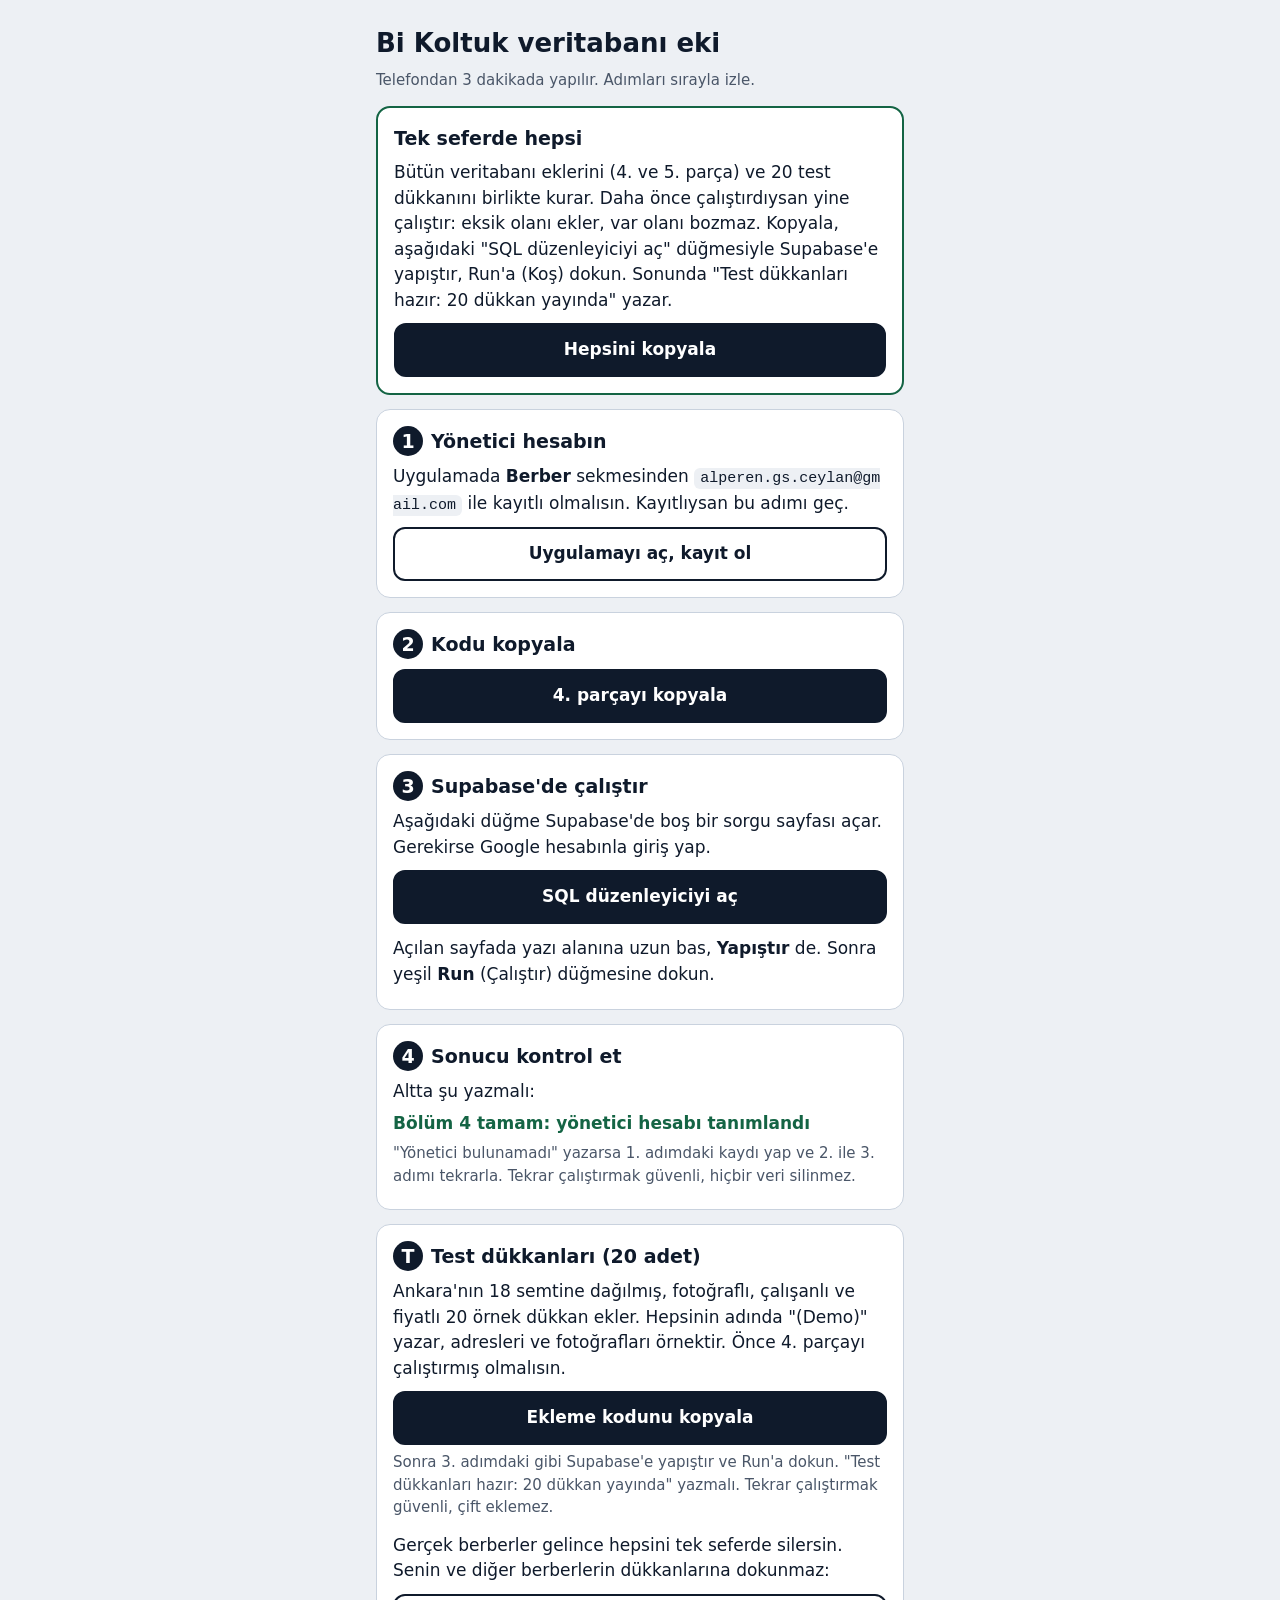
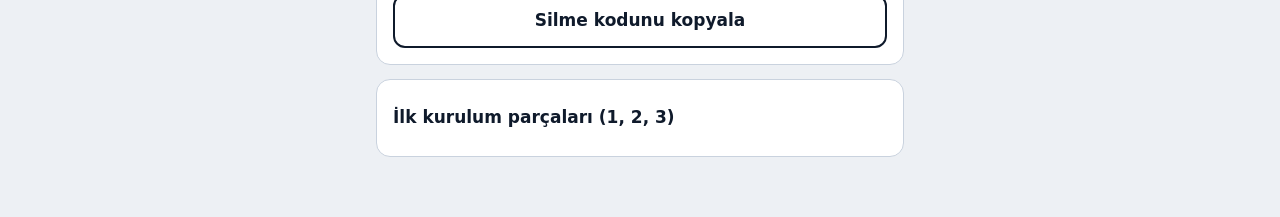
<file: kurulum/index.html>
<!doctype html>
<html lang="tr">
<head>
<meta charset="utf-8">
<meta name="viewport" content="width=device-width, initial-scale=1">
<meta name="robots" content="noindex">
<title>Bi Koltuk Kurulum</title>
<style>
:root { --bg: #EDF0F4; --card: #FFFFFF; --ink: #0F1A2B; --mut: #4A5668; --line: #C9D2DE; --ok: #146444; --on: #FFFFFF; --red: #B3202E; }
@media (prefers-color-scheme: dark) { :root { --bg: #0C121C; --card: #151D2B; --ink: #EDF1F7; --mut: #A9B4C4; --line: #2E3B52; --ok: #5FD3A0; --on: #0C121C; --red: #F07585; color-scheme: dark; } }
* { box-sizing: border-box; }
body { margin: 0; background: var(--bg); color: var(--ink); font: 17px/1.5 system-ui, -apple-system, 'Segoe UI', Roboto, sans-serif; }
main { max-width: 560px; margin: 0 auto; padding: 16px 16px 48px; }
h1 { font-size: 26px; margin: 8px 0 4px; }
.card { background: var(--card); border: 1px solid var(--line); border-radius: 14px; padding: 16px; margin: 14px 0; }
.n { display: inline-flex; width: 30px; height: 30px; border-radius: 50%; background: var(--ink); color: var(--on); align-items: center; justify-content: center; font-weight: 800; margin-right: 8px; }
h2 { font-size: 19px; margin: 0 0 8px; display: flex; align-items: center; }
p { margin: 6px 0; }
.mut { color: var(--mut); font-size: 15px; }
.btn { display: flex; width: 100%; min-height: 54px; align-items: center; justify-content: center; border-radius: 12px; border: 2px solid var(--ink);
  background: var(--ink); color: var(--on); font: inherit; font-weight: 700; text-decoration: none; cursor: pointer; margin-top: 10px; }
.btn.sec { background: var(--card); color: var(--ink); }
.btn.done { background: var(--ok); border-color: var(--ok); color: #fff; }
code { background: var(--bg); padding: 2px 6px; border-radius: 6px; font-size: 15px; word-break: break-all; }
textarea { width: 100%; height: 140px; margin-top: 10px; font: 12px/1.4 ui-monospace, monospace; border: 1px solid var(--line); border-radius: 10px; padding: 8px; background: var(--bg); color: var(--ink); }
.ok { color: var(--ok); font-weight: 700; }
details summary { cursor: pointer; font-weight: 700; min-height: 44px; display: flex; align-items: center; }
</style>
</head>
<body>
<main>
<h1>Bi Koltuk veritabanı eki</h1>
<p class="mut">Telefondan 3 dakikada yapılır. Adımları sırayla izle.</p>

<section class="card" style="border:2px solid var(--ok)">
  <h2>Tek seferde hepsi</h2>
  <p>Bütün veritabanı eklerini (4. ve 5. parça) ve 20 test dükkanını birlikte kurar. Daha önce çalıştırdıysan yine çalıştır: eksik olanı ekler, var olanı bozmaz. Kopyala, aşağıdaki "SQL düzenleyiciyi aç" düğmesiyle Supabase'e yapıştır, Run'a (Koş) dokun. Sonunda "Test dükkanları hazır: 20 dükkan yayında" yazar.</p>
  <button class="btn" data-part="hepsi">Hepsini kopyala</button>
</section>

<section class="card">
  <h2><span class="n">1</span>Yönetici hesabın</h2>
  <p>Uygulamada <b>Berber</b> sekmesinden <code>alperen.gs.ceylan@gmail.com</code> ile kayıtlı olmalısın. Kayıtlıysan bu adımı geç.</p>
  <a class="btn sec" href="../#/berber" target="_blank" rel="noopener">Uygulamayı aç, kayıt ol</a>
</section>

<section class="card">
  <h2><span class="n">2</span>Kodu kopyala</h2>
  <button class="btn" id="copy4" data-part="4">4. parçayı kopyala</button>
  <p class="mut" id="fb4" hidden>Kopyalanamadı. Aşağıdaki kutuya uzun bas, <b>Tümünü seç</b> ve <b>Kopyala</b> de.</p>
  <textarea id="ta4" readonly hidden aria-label="4. parçanın kodu"></textarea>
</section>

<section class="card">
  <h2><span class="n">3</span>Supabase'de çalıştır</h2>
  <p>Aşağıdaki düğme Supabase'de boş bir sorgu sayfası açar. Gerekirse Google hesabınla giriş yap.</p>
  <a class="btn" href="https://supabase.com/dashboard/project/oasjmcfknvhqwwdbugeo/sql/new" target="_blank" rel="noopener">SQL düzenleyiciyi aç</a>
  <p style="margin-top:12px">Açılan sayfada yazı alanına uzun bas, <b>Yapıştır</b> de. Sonra yeşil <b>Run</b> (Çalıştır) düğmesine dokun.</p>
</section>

<section class="card">
  <h2><span class="n">4</span>Sonucu kontrol et</h2>
  <p>Altta şu yazmalı:</p>
  <p class="ok">Bölüm 4 tamam: yönetici hesabı tanımlandı</p>
  <p class="mut">"Yönetici bulunamadı" yazarsa 1. adımdaki kaydı yap ve 2. ile 3. adımı tekrarla. Tekrar çalıştırmak güvenli, hiçbir veri silinmez.</p>
</section>

<section class="card" id="test">
  <h2><span class="n">T</span>Test dükkanları (20 adet)</h2>
  <p>Ankara'nın 18 semtine dağılmış, fotoğraflı, çalışanlı ve fiyatlı 20 örnek dükkan ekler. Hepsinin adında "(Demo)" yazar, adresleri ve fotoğrafları örnektir. Önce 4. parçayı çalıştırmış olmalısın.</p>
  <button class="btn" data-part="demo-ekle">Ekleme kodunu kopyala</button>
  <p class="mut">Sonra 3. adımdaki gibi Supabase'e yapıştır ve Run'a dokun. "Test dükkanları hazır: 20 dükkan yayında" yazmalı. Tekrar çalıştırmak güvenli, çift eklemez.</p>
  <p style="margin-top:14px">Gerçek berberler gelince hepsini tek seferde silersin. Senin ve diğer berberlerin dükkanlarına dokunmaz:</p>
  <button class="btn sec" data-part="demo-sil">Silme kodunu kopyala</button>
</section>

<details class="card">
  <summary>İlk kurulum parçaları (1, 2, 3)</summary>
  <p class="mut">Bunlar zaten çalıştırıldı. Yeni bir Supabase projesi kurarsan sırayla kullan, en son 4. parçayı çalıştır.</p>
  <button class="btn sec" data-part="1">1. parçayı kopyala</button>
  <button class="btn sec" data-part="2">2. parçayı kopyala</button>
  <button class="btn sec" data-part="3">3. parçayı kopyala</button>
</details>
</main>
<script>
(function () {
  var texts = {};
  ['1', '2', '3', '4', 'demo-ekle', 'demo-sil', 'hepsi'].forEach(function (n) {
    fetch(n + '.txt', { cache: 'no-store' }).then(function (r) { return r.ok ? r.text() : ''; })
      .then(function (t) { texts[n] = t; if (n === '4') document.getElementById('ta4').value = t; })
      .catch(function () {});
  });
  function fallback(btn, n) {
    btn.textContent = btn.dataset.label;
    if (n === '4') {
      document.getElementById('fb4').hidden = false;
      var ta = document.getElementById('ta4');
      ta.hidden = false; ta.focus(); ta.select();
    } else {
      window.open(n + '.txt', '_blank', 'noopener');
    }
  }
  document.querySelectorAll('[data-part]').forEach(function (btn) {
    btn.dataset.label = btn.textContent;
    btn.addEventListener('click', function () {
      var n = btn.dataset.part;
      var t = texts[n];
      if (!t) { fallback(btn, n); return; }
      if (!navigator.clipboard || !navigator.clipboard.writeText) { fallback(btn, n); return; }
      navigator.clipboard.writeText(t).then(function () {
        btn.textContent = 'Kopyalandı ✓';
        btn.classList.add('done');
      }, function () { fallback(btn, n); });
    });
  });
})();
</script>
</body>
</html>
</file>
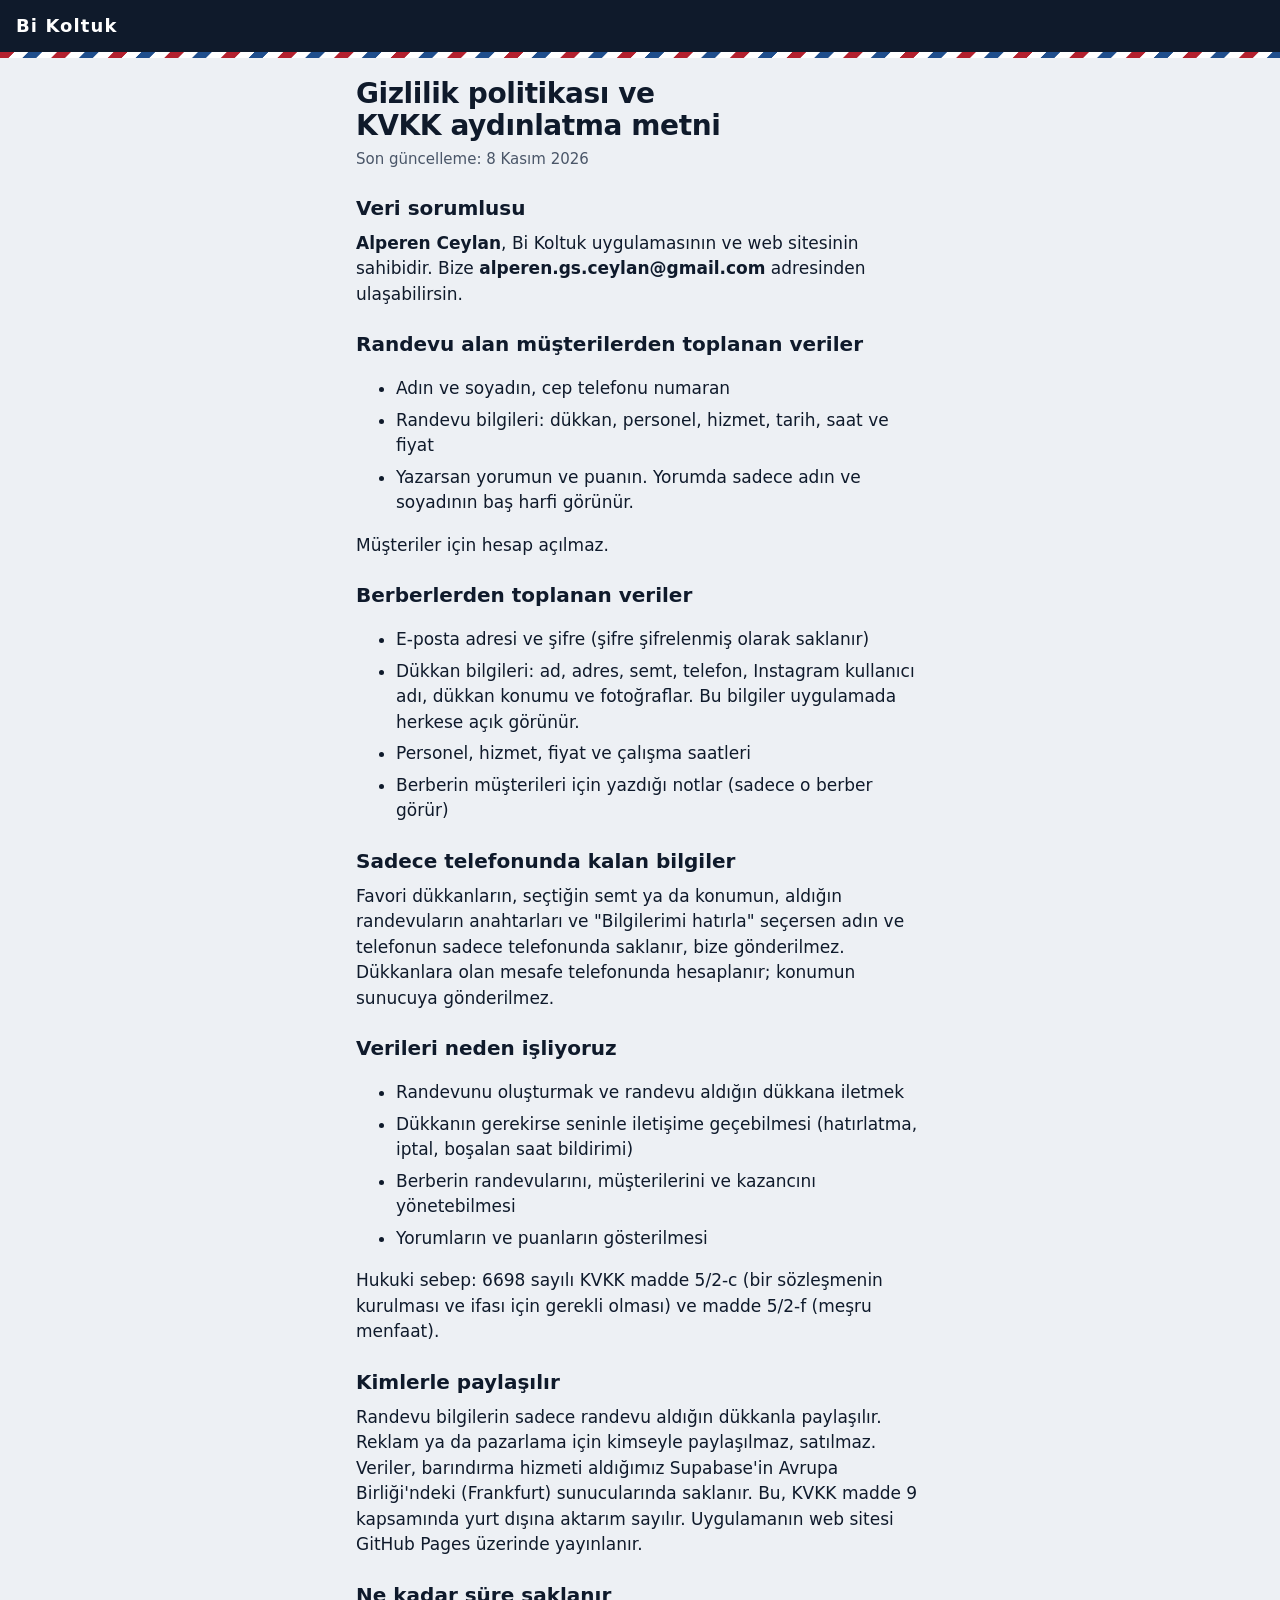
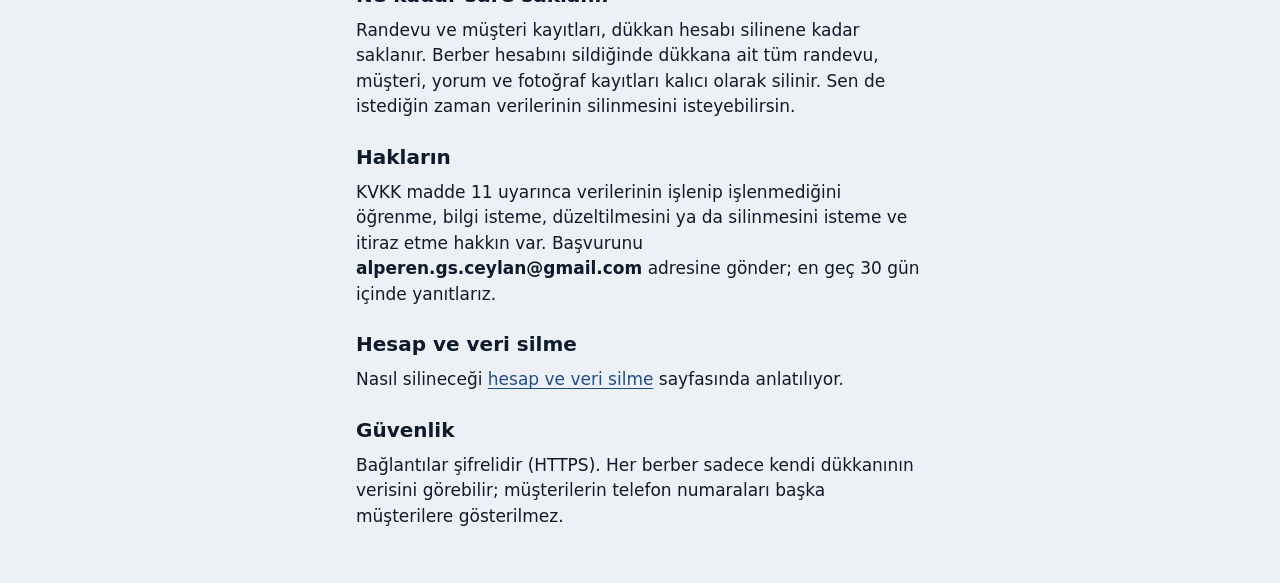
<file: gizlilik.html>
<!doctype html>
<html lang="tr">
<head>
<meta charset="utf-8">
<meta name="viewport" content="width=device-width, initial-scale=1, viewport-fit=cover">
<title>Gizlilik politikası | Bi Koltuk</title>
<link rel="stylesheet" href="app.css">
<style>main { padding-bottom: 48px; } li { margin: 6px 0; }</style>
</head>
<body>
<header class="top"><a class="brand" href="./#/" data-cfg="appName">Bi Koltuk</a></header>
<main>
<h1>Gizlilik politikası ve KVKK aydınlatma metni</h1>
<p class="mut">Son güncelleme: 8 Kasım 2026</p>

<h2>Veri sorumlusu</h2>
<p><b data-cfg="ownerName">[Ad Soyad]</b>, <span data-cfg="appName">Bi Koltuk</span> uygulamasının ve web sitesinin sahibidir. Bize <b data-cfg="contactEmail">[e-posta]</b> adresinden ulaşabilirsin.</p>

<h2>Randevu alan müşterilerden toplanan veriler</h2>
<ul>
  <li>Adın ve soyadın, cep telefonu numaran</li>
  <li>Randevu bilgileri: dükkan, personel, hizmet, tarih, saat ve fiyat</li>
  <li>Yazarsan yorumun ve puanın. Yorumda sadece adın ve soyadının baş harfi görünür.</li>
</ul>
<p>Müşteriler için hesap açılmaz.</p>

<h2>Berberlerden toplanan veriler</h2>
<ul>
  <li>E-posta adresi ve şifre (şifre şifrelenmiş olarak saklanır)</li>
  <li>Dükkan bilgileri: ad, adres, semt, telefon, Instagram kullanıcı adı, dükkan konumu ve fotoğraflar. Bu bilgiler uygulamada herkese açık görünür.</li>
  <li>Personel, hizmet, fiyat ve çalışma saatleri</li>
  <li>Berberin müşterileri için yazdığı notlar (sadece o berber görür)</li>
</ul>

<h2>Sadece telefonunda kalan bilgiler</h2>
<p>Favori dükkanların, seçtiğin semt ya da konumun, aldığın randevuların anahtarları ve "Bilgilerimi hatırla" seçersen adın ve telefonun sadece telefonunda saklanır, bize gönderilmez. Dükkanlara olan mesafe telefonunda hesaplanır; konumun sunucuya gönderilmez.</p>

<h2>Verileri neden işliyoruz</h2>
<ul>
  <li>Randevunu oluşturmak ve randevu aldığın dükkana iletmek</li>
  <li>Dükkanın gerekirse seninle iletişime geçebilmesi (hatırlatma, iptal, boşalan saat bildirimi)</li>
  <li>Berberin randevularını, müşterilerini ve kazancını yönetebilmesi</li>
  <li>Yorumların ve puanların gösterilmesi</li>
</ul>
<p>Hukuki sebep: 6698 sayılı KVKK madde 5/2-c (bir sözleşmenin kurulması ve ifası için gerekli olması) ve madde 5/2-f (meşru menfaat).</p>

<h2>Kimlerle paylaşılır</h2>
<p>Randevu bilgilerin sadece randevu aldığın dükkanla paylaşılır. Reklam ya da pazarlama için kimseyle paylaşılmaz, satılmaz. Veriler, barındırma hizmeti aldığımız Supabase'in Avrupa Birliği'ndeki (Frankfurt) sunucularında saklanır. Bu, KVKK madde 9 kapsamında yurt dışına aktarım sayılır. Uygulamanın web sitesi GitHub Pages üzerinde yayınlanır.</p>

<h2>Ne kadar süre saklanır</h2>
<p>Randevu ve müşteri kayıtları, dükkan hesabı silinene kadar saklanır. Berber hesabını sildiğinde dükkana ait tüm randevu, müşteri, yorum ve fotoğraf kayıtları kalıcı olarak silinir. Sen de istediğin zaman verilerinin silinmesini isteyebilirsin.</p>

<h2>Hakların</h2>
<p>KVKK madde 11 uyarınca verilerinin işlenip işlenmediğini öğrenme, bilgi isteme, düzeltilmesini ya da silinmesini isteme ve itiraz etme hakkın var. Başvurunu <b data-cfg="contactEmail">[e-posta]</b> adresine gönder; en geç 30 gün içinde yanıtlarız.</p>

<h2>Hesap ve veri silme</h2>
<p>Nasıl silineceği <a href="hesap-silme.html">hesap ve veri silme</a> sayfasında anlatılıyor.</p>

<h2>Güvenlik</h2>
<p>Bağlantılar şifrelidir (HTTPS). Her berber sadece kendi dükkanının verisini görebilir; müşterilerin telefon numaraları başka müşterilere gösterilmez.</p>
</main>
<script src="config.js"></script>
<script>
  (function () {
    var c = window.RANDEVU_CONFIG || {};
    document.querySelectorAll('[data-cfg]').forEach(function (el) { var v = c[el.getAttribute('data-cfg')]; if (v) el.textContent = v; });
  }());
</script>
</body>
</html>
</file>
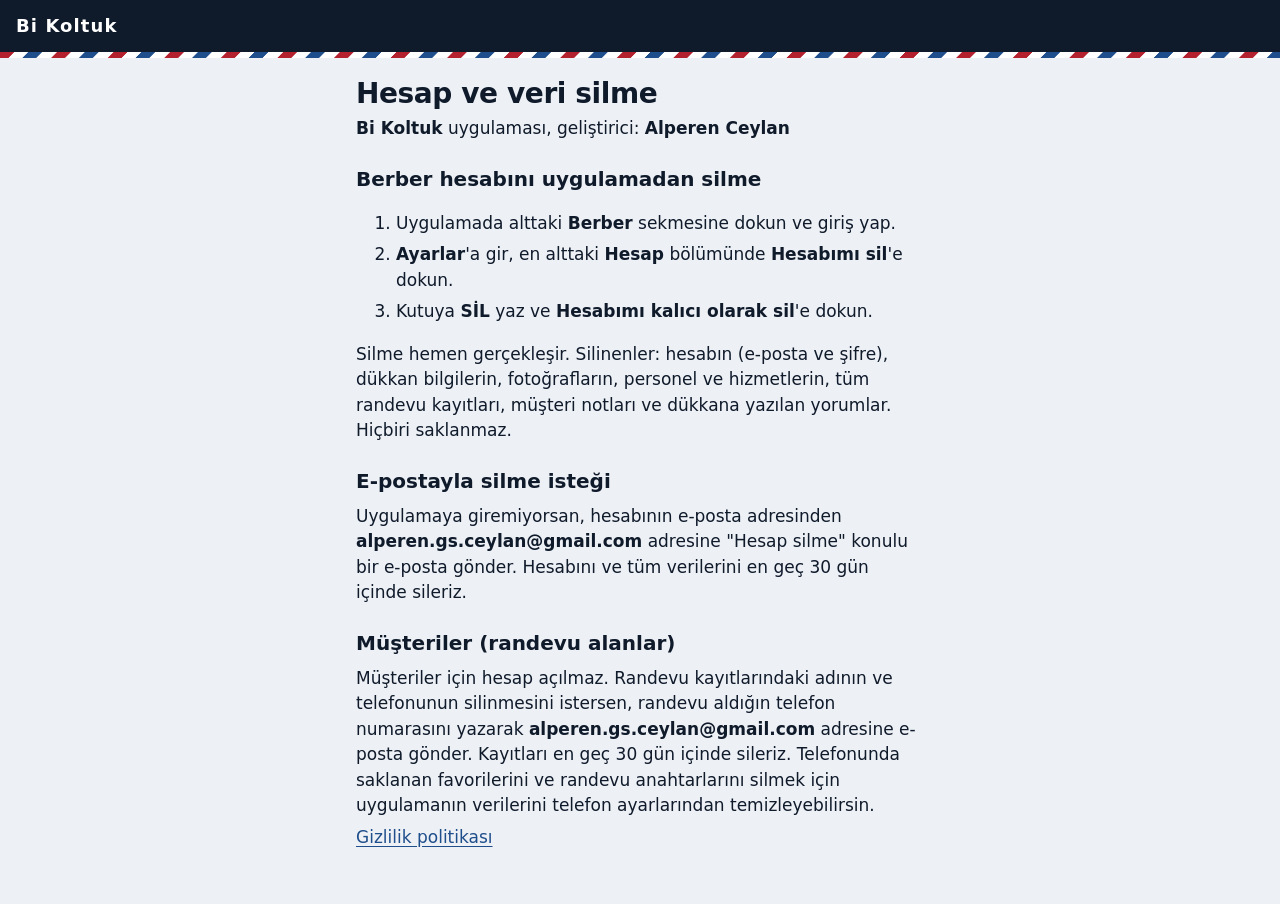
<file: hesap-silme.html>
<!doctype html>
<html lang="tr">
<head>
<meta charset="utf-8">
<meta name="viewport" content="width=device-width, initial-scale=1, viewport-fit=cover">
<title>Hesap ve veri silme | Bi Koltuk</title>
<link rel="stylesheet" href="app.css">
<style>main { padding-bottom: 48px; } li { margin: 6px 0; }</style>
</head>
<body>
<header class="top"><a class="brand" href="./#/" data-cfg="appName">Bi Koltuk</a></header>
<main>
<h1>Hesap ve veri silme</h1>
<p><b data-cfg="appName">Bi Koltuk</b> uygulaması, geliştirici: <b data-cfg="ownerName">[Ad Soyad]</b></p>

<h2>Berber hesabını uygulamadan silme</h2>
<ol>
  <li>Uygulamada alttaki <b>Berber</b> sekmesine dokun ve giriş yap.</li>
  <li><b>Ayarlar</b>'a gir, en alttaki <b>Hesap</b> bölümünde <b>Hesabımı sil</b>'e dokun.</li>
  <li>Kutuya <b>SİL</b> yaz ve <b>Hesabımı kalıcı olarak sil</b>'e dokun.</li>
</ol>
<p>Silme hemen gerçekleşir. Silinenler: hesabın (e-posta ve şifre), dükkan bilgilerin, fotoğrafların, personel ve hizmetlerin, tüm randevu kayıtları, müşteri notları ve dükkana yazılan yorumlar. Hiçbiri saklanmaz.</p>

<h2>E-postayla silme isteği</h2>
<p>Uygulamaya giremiyorsan, hesabının e-posta adresinden <b data-cfg="contactEmail">[e-posta]</b> adresine "Hesap silme" konulu bir e-posta gönder. Hesabını ve tüm verilerini en geç 30 gün içinde sileriz.</p>

<h2>Müşteriler (randevu alanlar)</h2>
<p>Müşteriler için hesap açılmaz. Randevu kayıtlarındaki adının ve telefonunun silinmesini istersen, randevu aldığın telefon numarasını yazarak <b data-cfg="contactEmail">[e-posta]</b> adresine e-posta gönder. Kayıtları en geç 30 gün içinde sileriz. Telefonunda saklanan favorilerini ve randevu anahtarlarını silmek için uygulamanın verilerini telefon ayarlarından temizleyebilirsin.</p>

<p><a href="gizlilik.html">Gizlilik politikası</a></p>
</main>
<script src="config.js"></script>
<script>
  (function () {
    var c = window.RANDEVU_CONFIG || {};
    document.querySelectorAll('[data-cfg]').forEach(function (el) { var v = c[el.getAttribute('data-cfg')]; if (v) el.textContent = v; });
  }());
</script>
</body>
</html>
</file>
<file: app.css>
/* Berber direği: lacivert mürekkep, direk kırmızısı, direk mavisi. Tek kolon, telefona göre. */
:root {
  --bg: #EDF0F4; --card: #FFFFFF; --ink: #0F1A2B; --mut: #4A5668; --line: #C9D2DE;
  --red: #B3202E; --blue: #1F4E8C; --ok: #146444; --warn: #8A5A00; --on-ink: #FFFFFF;
  --font: 'Bricolage Grotesque', system-ui, -apple-system, 'Segoe UI', Roboto, sans-serif;
  color-scheme: light;
}
@media (prefers-color-scheme: dark) {
  :root {
    --bg: #0C121C; --card: #151D2B; --ink: #EDF1F7; --mut: #A9B4C4; --line: #2E3B52;
    --red: #F07585; --blue: #8DB4F0; --ok: #5FD3A0; --warn: #F0C060; --on-ink: #0C121C;
    color-scheme: dark;
  }
}
*, *::before, *::after { box-sizing: border-box; }
html { -webkit-text-size-adjust: 100%; scroll-padding-top: calc(64px + env(safe-area-inset-top, 0px)); scroll-padding-bottom: calc(84px + env(safe-area-inset-bottom, 0px)); }
body { margin: 0; background: var(--bg); color: var(--ink); font: 400 17px/1.5 var(--font); min-height: 100vh; }
img { max-width: 100%; }
[hidden] { display: none !important; }
a { color: var(--blue); text-underline-offset: 3px; }
h1 { font-size: 28px; line-height: 1.15; font-weight: 800; letter-spacing: -.015em; margin: 18px 0 6px; text-wrap: balance; }
h1:focus, h2:focus, main:focus { outline: none; }
h2 { font-size: 20px; font-weight: 800; margin: 22px 0 8px; text-wrap: balance; }
h3 { font-size: 17px; font-weight: 700; margin: 0 0 4px; }
p { margin: 6px 0; }
.mut { color: var(--mut); font-size: 15px; }
.hot { color: var(--red); font-weight: 600; }
.okc { color: var(--ok); font-weight: 600; }
.sr-only { position: absolute; width: 1px; height: 1px; overflow: hidden; clip: rect(0 0 0 0); white-space: nowrap; }
.skip { position: absolute; left: -999px; top: 8px; background: var(--ink); color: var(--on-ink); padding: 10px 14px; border-radius: 8px; z-index: 50; }
.skip:focus { left: 8px; }
:focus-visible { outline: 3px solid var(--blue); outline-offset: 2px; }

.top {
  position: sticky; top: 0; z-index: 10; background: var(--ink);
  padding: calc(10px + env(safe-area-inset-top, 0px)) max(16px, env(safe-area-inset-right, 0px)) 10px max(16px, env(safe-area-inset-left, 0px));
}
.top::after { /* berber direği şeridi: yüklenirken döner */
  content: ""; position: absolute; left: 0; right: 0; bottom: -6px; height: 6px;
  background: repeating-linear-gradient(135deg, #B3202E 0 10px, #FFFFFF 10px 20px, #1F4E8C 20px 30px, #FFFFFF 30px 40px);
  background-size: 56.5685px 56.5685px; transition: height .15s ease, bottom .15s ease;
}
.loading .top::after { height: 8px; bottom: -8px; animation: pole-top .6s linear infinite; }
@keyframes pole-top { to { background-position: 56.5685px 0; } }
.brand { color: var(--on-ink); background: none; font-weight: 800; letter-spacing: .06em; text-decoration: none; font-size: 18px; display: inline-block; min-height: 32px; line-height: 32px; }
@media (prefers-color-scheme: dark) { .top { background: #05080D; } .brand { color: #EDF1F7; } }

main { max-width: 600px; margin: 0 auto; padding: 8px max(16px, env(safe-area-inset-right, 0px)) calc(96px + env(safe-area-inset-bottom, 0px)) max(16px, env(safe-area-inset-left, 0px)); }

.tabs {
  position: fixed; left: 0; right: 0; bottom: 0; z-index: 10; display: grid; grid-template-columns: repeat(3, 1fr);
  background: var(--card); border-top: 1px solid var(--line);
  padding: 4px max(8px, env(safe-area-inset-right, 0px)) calc(4px + env(safe-area-inset-bottom, 0px)) max(8px, env(safe-area-inset-left, 0px));
}
.tabs a { display: flex; flex-direction: column; align-items: center; justify-content: center; min-height: 56px; font-size: 13px; font-weight: 600; color: var(--mut); text-decoration: none; border-radius: 12px; }
.tabs a .ti { font-size: 20px; line-height: 1; margin-bottom: 2px; }
.tabs a[aria-current="page"] { color: var(--ink); background: var(--bg); }

.card { background: var(--card); border: 1px solid var(--line); border-radius: 14px; padding: 16px; margin: 12px 0; }
.row { display: flex; justify-content: space-between; align-items: center; gap: 10px; flex-wrap: wrap; }
.row > * { min-width: 0; }
.stack { display: flex; flex-direction: column; gap: 8px; }
.two { display: grid; grid-template-columns: 1fr 1fr; gap: 12px; }
.two > * { min-width: 0; }
.acts { display: flex; flex-wrap: wrap; gap: 8px; margin-top: 10px; }
ul.plain { list-style: none; margin: 0; padding: 0; }

label { display: block; font-weight: 600; margin: 14px 0 4px; }
input, select, textarea {
  width: 100%; min-height: 48px; padding: 10px 12px; border: 1.5px solid var(--mut); border-radius: 10px;
  background: var(--bg); color: var(--ink); font: inherit; font-size: 16px;
}
textarea { min-height: 90px; resize: vertical; }
input[type="checkbox"] { width: 24px; height: 24px; min-height: 0; accent-color: var(--blue); flex: none; margin: 0; }
.chk { display: flex; align-items: center; gap: 10px; font-weight: 600; margin: 12px 0; }
.hint { font-size: 14px; color: var(--mut); margin: 4px 0 0; }

.btn {
  display: flex; align-items: center; justify-content: center; width: 100%; min-height: 50px; margin-top: 14px; padding: 12px 16px;
  border: 0; border-radius: 12px; background: var(--ink); color: var(--on-ink); font: inherit; font-weight: 700; text-align: center;
  text-decoration: none; cursor: pointer;
}
.btn.sec { background: var(--card); color: var(--ink); border: 1.5px solid var(--ink); }
.btn.red { background: var(--red); color: #fff; }
.btn:disabled, .sm:disabled { opacity: .55; cursor: default; }
.sm {
  display: inline-flex; align-items: center; justify-content: center; min-height: 44px; padding: 0 14px; border: 1.5px solid var(--ink);
  border-radius: 10px; background: var(--card); color: var(--ink); font: inherit; font-size: 15px; font-weight: 600; text-decoration: none; cursor: pointer;
}
.sm.pri { background: var(--ink); color: var(--on-ink); }
.sm[data-armed="1"] { background: var(--red); border-color: var(--red); color: #fff; }
.lnk { background: none; border: 0; color: var(--blue); text-decoration: underline; font: inherit; min-height: 44px; padding: 0 4px; cursor: pointer; }
.back { display: inline-flex; align-items: center; min-height: 44px; font-weight: 600; text-decoration: none; margin-top: 6px; }

.chips { display: flex; flex-wrap: wrap; gap: 8px; }
.chip {
  min-height: 48px; padding: 8px 16px; border: 1.5px solid var(--mut); border-radius: 999px; background: var(--card); color: var(--ink);
  font: inherit; text-align: left; line-height: 1.25; cursor: pointer;
}
.chip small { display: block; font-size: 13px; color: var(--mut); }
.chip[aria-pressed="true"], .pick[aria-pressed="true"], .slot[aria-pressed="true"] { background: var(--ink); color: var(--on-ink); border-color: var(--ink); }
.chip[aria-pressed="true"] small, .pick[aria-pressed="true"] .mut { color: inherit; opacity: .85; }
.chip:disabled { opacity: .45; cursor: default; }
.chips.days { flex-wrap: nowrap; overflow-x: auto; padding: 2px 2px 8px; scroll-snap-type: x proximity; }
.chips.days .chip { flex: none; min-width: 76px; text-align: center; scroll-snap-align: start; border-radius: 14px; }
.picks { display: grid; grid-template-columns: repeat(auto-fill, minmax(150px, 1fr)); gap: 10px; }
.pick { display: flex; flex-direction: column; align-items: flex-start; text-align: left; font: inherit; color: inherit; cursor: pointer; margin: 0; min-height: 64px; }
.slots { display: grid; grid-template-columns: repeat(4, 1fr); gap: 8px; }
@media (max-width: 360px) { .slots { grid-template-columns: repeat(3, 1fr); } }
.slot { min-height: 48px; border: 1.5px solid var(--mut); border-radius: 10px; background: var(--card); color: var(--ink); font: inherit; font-weight: 700; font-variant-numeric: tabular-nums; cursor: pointer; }

.shop-card { display: grid; grid-template-columns: 76px 1fr; gap: 12px; align-items: start; }
.shop-card .thumb { width: 76px; height: 76px; border-radius: 12px; object-fit: cover; background: var(--line); }
.shop-card .thumb.ph { display: flex; align-items: center; justify-content: center; font-size: 28px; font-weight: 800; color: #fff;
  background: repeating-linear-gradient(135deg, #B3202E 0 9px, #1F4E8C 9px 18px); }
.shop-card h2 { margin: 0; font-size: 19px; }
.shop-card h2 a { color: var(--ink); text-decoration: none; }
.badge { display: inline-block; padding: 2px 10px; border-radius: 999px; border: 1px solid var(--mut); font-size: 13px; font-weight: 600; white-space: nowrap; }
.badge.fav { border-color: var(--red); color: var(--red); }
.badge.st-confirmed { border-color: var(--blue); color: var(--blue); }
.badge.st-completed { border-color: var(--ok); color: var(--ok); }
.badge.st-cancelled, .badge.st-no_show { border-color: var(--red); color: var(--red); }
.stars { color: var(--red); font-weight: 700; }
.fav-btn[aria-pressed="true"] { border-color: var(--red); color: var(--red); }

.pics { display: flex; gap: 10px; overflow-x: auto; padding: 4px 0 8px; scroll-snap-type: x mandatory; }
.pics img { flex: none; width: 240px; height: 170px; border-radius: 12px; object-fit: cover; scroll-snap-align: start; background: var(--line); }
.pic-edit { flex: none; width: 160px; }
.pic-edit img { width: 160px; height: 120px; }

.hold { border-color: var(--ink); border-width: 2px; }
.timer { font-weight: 800; color: var(--red); font-variant-numeric: tabular-nums; }
.bar { height: 10px; border-radius: 999px; background: var(--line); overflow: hidden; margin: 8px 0 12px; }
.bar i { display: block; height: 100%; width: 100%; transition: width 1s linear;
  background: repeating-linear-gradient(135deg, #B3202E 0 7px, #FFFFFF 7px 14px, #1F4E8C 14px 21px, #FFFFFF 21px 28px); background-size: 40px 40px; animation: pole 1.2s linear infinite; }
@keyframes pole { to { background-position: 40px 0; } }
.total { font-size: 28px; font-weight: 800; font-variant-numeric: tabular-nums; }

.subnav { display: flex; gap: 4px; background: var(--line); border-radius: 999px; padding: 4px; margin: 12px 0 4px; }
.subnav a { flex: 1; text-align: center; min-height: 44px; display: flex; align-items: center; justify-content: center; border-radius: 999px; color: var(--ink); text-decoration: none; font-weight: 600; font-size: 15px; }
.subnav a[aria-current="page"] { background: var(--ink); color: var(--on-ink); }
.switch { min-height: 48px; padding: 0 18px; border-radius: 999px; border: 1.5px solid var(--ink); background: var(--card); color: var(--ink); font: inherit; font-weight: 700; cursor: pointer; }
.switch[aria-checked="true"] { background: var(--ok); border-color: var(--ok); color: #fff; }
.daynav { display: grid; grid-template-columns: auto 1fr auto; gap: 8px; align-items: center; margin: 14px 0; }
.daynav b { text-align: center; }
.stats { display: grid; grid-template-columns: repeat(3, 1fr); gap: 8px; }
.stats .card { margin: 0; padding: 12px; }
.stats b { display: block; font-size: 20px; font-variant-numeric: tabular-nums; }
@media (max-width: 380px) { .stats { grid-template-columns: 1fr 1fr; } }
.appt { padding: 14px 0; border-top: 1px solid var(--line); }
.appt:first-child { border-top: 0; padding-top: 4px; }
.time { font-weight: 800; font-variant-numeric: tabular-nums; }
.hr { display: grid; grid-template-columns: 1.4fr 1fr 1fr; gap: 8px; align-items: center; margin: 8px 0; }
.hr .chk { margin: 0; }
.svc-row { border-top: 1px solid var(--line); padding-top: 10px; margin-top: 12px; }
.qr { width: 220px; height: 220px; display: block; margin: 10px auto; background: #fff; border-radius: 10px; }
.linkbox { word-break: break-all; font-weight: 600; background: var(--bg); padding: 10px 12px; border-radius: 10px; }
.checklist li { padding: 6px 0; }
details > summary { cursor: pointer; font-weight: 700; min-height: 44px; display: flex; align-items: center; }
.empty { text-align: center; padding: 28px 12px; }

#toast {
  position: fixed; left: 16px; right: 16px; bottom: calc(76px + env(safe-area-inset-bottom, 0px)); max-width: 568px; margin: 0 auto;
  padding: 12px 16px; border-radius: 12px; background: var(--ink); color: var(--on-ink); font-weight: 600; z-index: 30;
  opacity: 0; transform: translateY(8px); transition: opacity .2s, transform .2s; pointer-events: none;
}
#toast.on { opacity: 1; transform: none; }
#toast.bad { background: #B3202E; color: #fff; }

@media (prefers-reduced-motion: reduce) { *, *::before, *::after { animation: none !important; transition: none !important; } }
@media (prefers-reduced-motion: reduce) { .loading .top::after { opacity: .5; } }

/* Durum kartı */
.status { border-width: 2px; }
.status h2 { margin-top: 0; }
.status.pending { border-color: var(--warn); }
.status.bad { border-color: var(--red); }
.status.ok { border-color: var(--ok); }

/* Günün çizelgesi: saat × çalışan */
.sched { overflow-x: auto; padding: 10px; -webkit-overflow-scrolling: touch; }
.srow { display: grid; grid-template-columns: 48px repeat(var(--n), minmax(84px, 1fr)); gap: 6px; margin-bottom: 6px; min-width: calc(48px + var(--n) * 90px); }
.srow.head { margin-bottom: 8px; }
.shead { font-size: 14px; text-align: center; overflow: hidden; text-overflow: ellipsis; white-space: nowrap; align-self: end; }
.stime { position: sticky; left: 0; z-index: 1; background: var(--card); font-weight: 800; font-variant-numeric: tabular-nums; font-size: 14px; display: flex; align-items: center; }
.cell { min-height: 44px; border-radius: 10px; font: inherit; font-size: 14px; font-weight: 700; display: flex; align-items: center; justify-content: center; padding: 0 6px; overflow: hidden; white-space: nowrap; text-overflow: ellipsis; }
.cell.free { border: 1.5px dashed var(--mut); background: var(--card); color: var(--mut); font-size: 20px; cursor: pointer; }
.cell.free[aria-pressed="true"] { border-style: solid; border-color: var(--ink); background: var(--ink); color: var(--on-ink); }
.cell.busy { border: 0; background: var(--blue); color: var(--card); cursor: pointer; display: block; line-height: 44px; text-align: center; }
.cell.busy.done { background: var(--ok); }
.cell.cont { background: color-mix(in srgb, var(--blue) 22%, var(--card)); color: var(--blue); }
.cell.block, .cell.busy.block { background: repeating-linear-gradient(135deg, var(--line) 0 6px, var(--card) 6px 12px); color: var(--ink); border: 0; box-shadow: inset 0 0 0 1px var(--line); }
.cell.past { color: var(--mut); background: var(--bg); opacity: .7; }
.qpanel { position: sticky; left: 0; margin: 4px 0 10px; border: 2px solid var(--ink); }
.qpanel h3 { margin-top: 0; }
.qpanel h3:focus { outline: none; }
.appt:focus { outline: 3px solid var(--blue); outline-offset: 4px; border-radius: 8px; }

/* Sadakat, paket, rapor */
.stamps { letter-spacing: 2px; color: var(--blue); font-size: 15px; white-space: nowrap; }
.loyal { border-left: 4px solid var(--blue); }
.loyal h3 { margin: 0; }
.code { font-family: ui-monospace, monospace; font-size: 20px; letter-spacing: 3px; user-select: all; }
.pkg { gap: 8px; flex-wrap: wrap; margin: 8px 0; }
.pkg .acts { margin: 0; }
.bars { display: flex; align-items: flex-end; gap: 4px; height: 140px; padding-top: 8px; overflow-x: auto; }
.bar { flex: 1 0 18px; height: 100%; display: flex; flex-direction: column; justify-content: flex-end; align-items: center; gap: 4px; }
.bar span { width: 100%; background: var(--blue); border-radius: 4px 4px 0 0; min-height: 2px; }
.bar small { font-size: 11px; color: var(--mut); font-variant-numeric: tabular-nums; }
.acts button[aria-pressed="true"] { background: var(--ink); color: var(--on-ink); border-color: var(--ink); }
</file>
